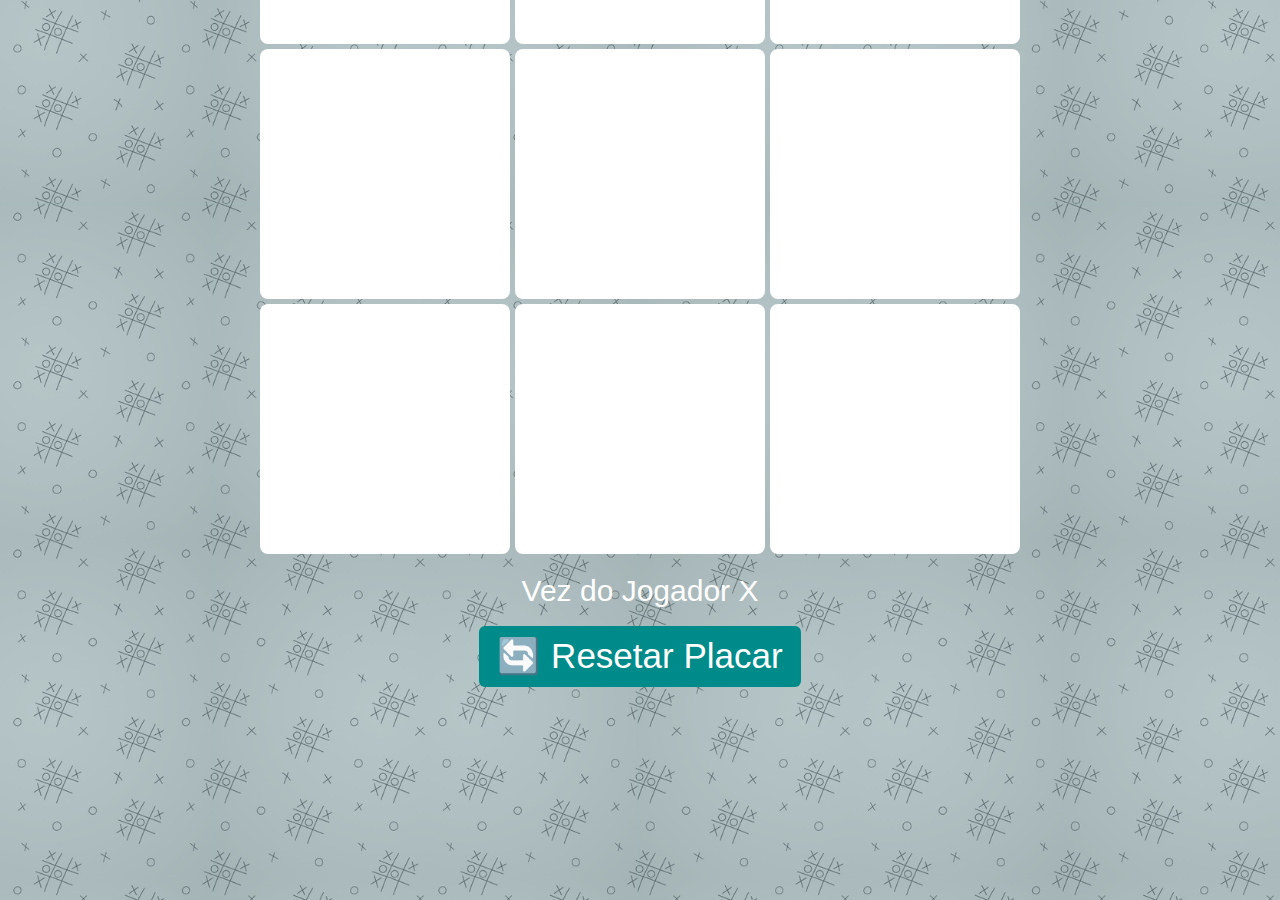
<file: jogos/jogodavelha/index.html>
<!DOCTYPE html>
<html lang="pt-BR">
  <head>
    <meta charset="UTF-8" />
    <title>Jogo da Velha</title>
    <link rel="stylesheet" href="style.css" />
  </head>
  <body>
    <header class="volta">
      <a href="/html/game.html">
        <svg
          class="volta-foto"
          xmlns="http://www.w3.org/3000/svg"
          width="16"
          height="16"
          fill="white"
          class="bi bi-arrow-left"
          viewBox="0 0 16 16"
        >
          <path
            fill-rule="evenodd"
            d="M15 8a.5.5 0 0 0-.5-.5H2.707l3.147-3.146a.5.5 0 1 0-.708-.708l-4 4a.5.5 0 0 0 0 .708l4 4a.5.5 0 0 0 .708-.708L2.707 8.5H14.5A.5.5 0 0 0 15 8"
          />
        </svg>
      </a>
    </header>

    <h1 class="titulo">Jogo da Velha</h1>
    <div id="scoreboard">
      <div class="player01">LUIZ ❌: <span id="scoreX">0</span></div>
      <hr />
      <div class="player02">MYLENA ⭕: <span id="scoreO">0</span></div>
    </div>

    <div id="board"></div>

    <div id="message">Vez do Jogador X</div>

    <button id="resetScore">🔄 Resetar Placar</button>
    <script src="script.js"></script>
  </body>
</html>
</file>
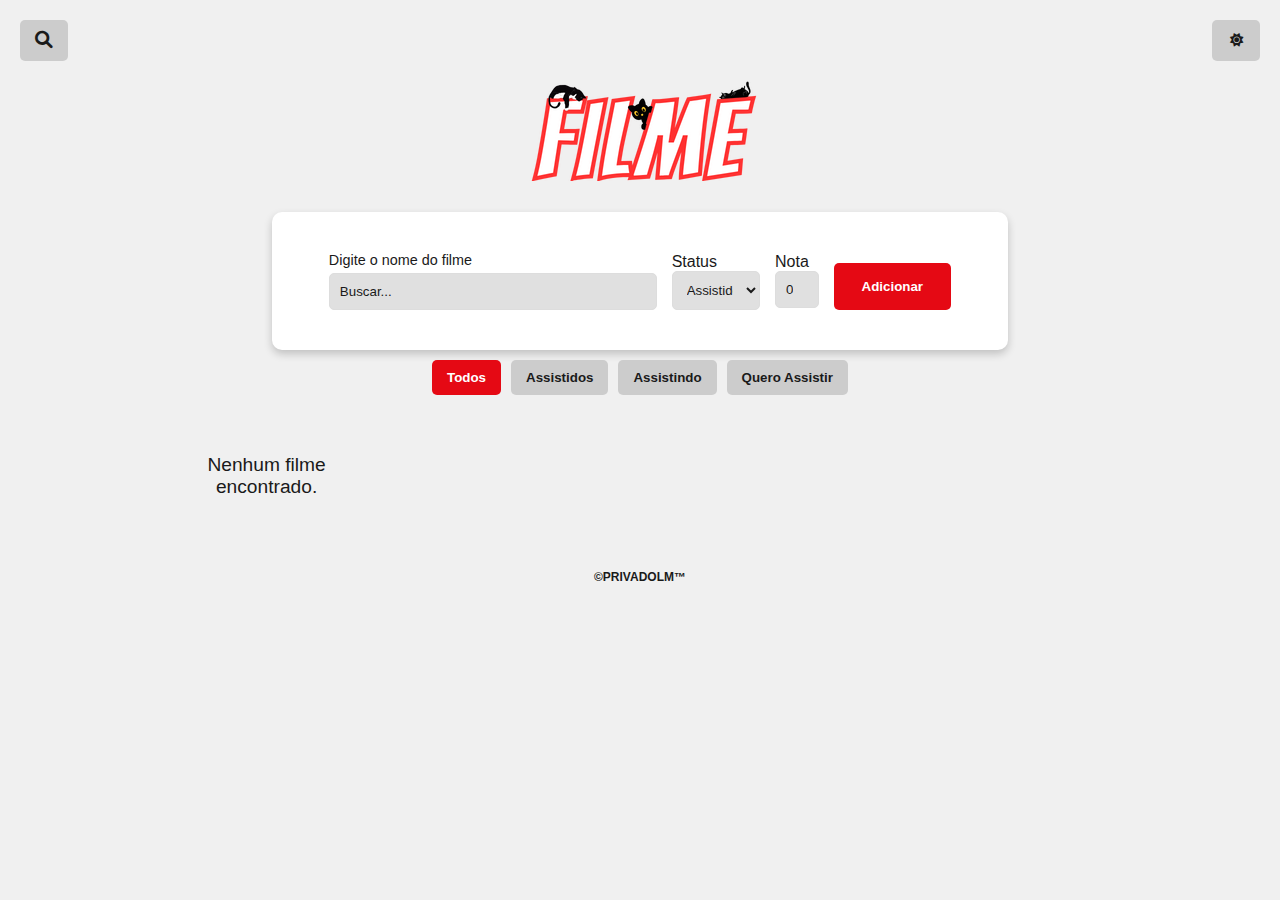
<file: html/filme.html>
<!DOCTYPE html>
<html lang="pt-BR">
  <head>
    <meta charset="UTF-8" />
    <meta name="viewport" content="width=device-width, initial-scale=1.0" />
    <title>Filme</title>
    <link
      rel="stylesheet"
      href="https://cdnjs.cloudflare.com/ajax/libs/font-awesome/6.0.0-beta3/css/all.min.css"
    />
    <link rel="stylesheet" href="/src/css/filme.css" />
  </head>
  <body>
    <header class="cabecalho">
      <div class="search-box">
        <button id="toggle-search">
          <i class="fa-solid fa-magnifying-glass"></i>
        </button>
        <div id="search-list-container" class="hidden">
          <input
            type="text"
            id="search-list-input"
            placeholder="Buscar na sua lista..."
          />
        </div>
      </div>

      <button id="dark-light-toggle" class="dark-light-toggle">
        <i id="mode-icon" class="fa-solid fa-sun"></i>
      </button>
    </header>

    <main>
      <div class="titulo">
        <img src="/src/img/itens/titulo-filme.png" alt="" />
      </div>

      <div class="container">
        <!-- <div class="header">
          <h1>Minha Lista de Filmes</h1>
        </div> -->

        <div class="control-panel">
          <div class="form-field form-select">
            <label for="name-input">Digite o nome do filme</label>
            <input type="text" id="name-input" placeholder="Buscar..." />
            <div id="movie-search-results"></div>
          </div>

          <div class="container_painel">
            <div class="form-field form-status">
              <label for="status-select">Status</label>
              <select id="status-select">
                <option value="assistido">Assistido</option>
                <option value="assistindo">Assistindo</option>
                <option value="proximo">Quero Assistir</option>
              </select>
            </div>
            <div class="form-field form-nota">
              <label for="rating-input">Nota</label>
              <input
                type="number"
                id="rating-input"
                min="1"
                max="5"
                value="0"
              />
            </div>
            <button id="add-button">Adicionar</button>
          </div>
        </div>

        <!--  -->
        <div class="filter-icon" id="filterIcon">
          <svg
            xmlns="http://www.w3.org/2000/svg"
            width="20"
            height="20"
            class="bi bi-funnel"
            viewBox="0 0 16 16"
          >
            <path
              d="M1.5 1.5A.5.5 0 0 1 2 1h12a.5.5 0 0 1 .5.5v2a.5.5 0 0 1-.128.334L10 8.692V13.5a.5.5 0 0 1-.342.474l-3 1A.5.5 0 0 1 6 14.5V8.692L1.628 3.834A.5.5 0 0 1 1.5 3.5zm1 .5v1.308l4.372 4.858A.5.5 0 0 1 7 8.5v5.306l2-.666V8.5a.5.5 0 0 1 .128-.334L13.5 3.308V2z"
            />
          </svg>
        </div>

        <!-- Dropdown -->
        <div class="dropdown" id="dropdown">
          <button class="filter-button active" data-filter="all">Todos</button>
          <button class="filter-button" data-filter="assistido">
            Assistidos
          </button>
          <button class="filter-button" data-filter="assistindo">
            Assistindo
          </button>
          <button class="filter-button" data-filter="proximo">
            Quero Assistir
          </button>
        </div>
        <!--  -->

        <!-- <div class="filter-buttons">
          <button class="filter-button active" data-filter="all">Todos</button>
          <button class="filter-button" data-filter="assistido">
            Assistidos
          </button>
          <button class="filter-button" data-filter="assistindo">
            Assistindo
          </button>
          <button class="filter-button" data-filter="proximo">
            Quero Assistir
          </button>
        </div> -->

        <div id="movie-grid" class="movie-grid"></div>
      </div>
    </main>

    <footer>
      <a
        href="https://www.canva.com/design/DAGzz8qI7Ew/VyhqHT-CjAWV1A_GHaKL-g/view?utm_content=DAGzz8qI7Ew&utm_campaign=designshare&utm_medium=link2&utm_source=uniquelinks&utlId=hb289cf084d"
      >
        <h2 class="rodape">©PRIVADOLM™</h2>
      </a>
    </footer>
    <script src="/src/js/filme.js"></script>
  </body>
</html>
</file>
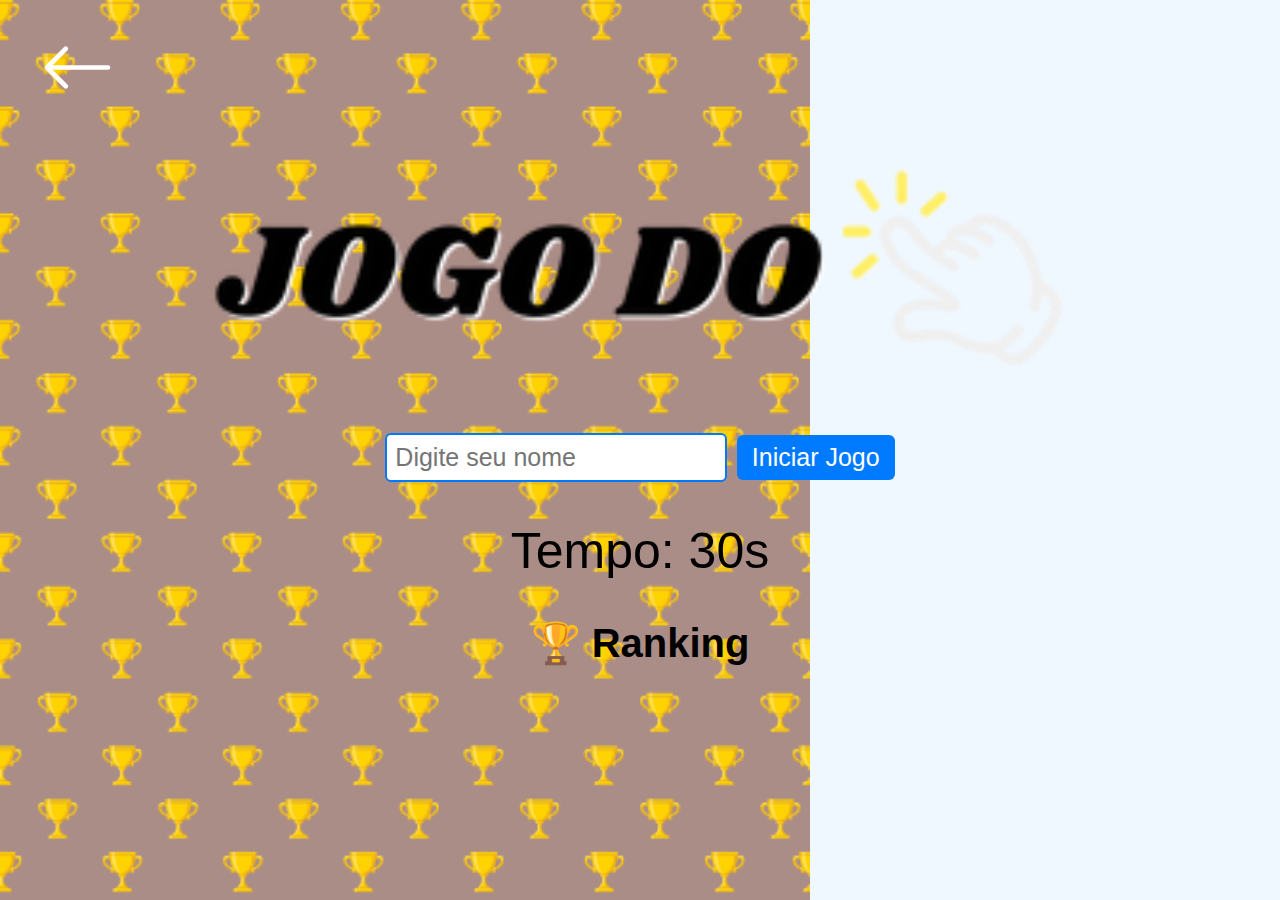
<file: jogos/clickquadrado/jogo.html>
<!DOCTYPE html>
<html lang="pt-BR">
  <head>
    <meta charset="UTF-8" />
    <title>Jogo com Ranking</title>
    <link rel="stylesheet" href="click.css" />
  </head>
  <body>
    <header class="volta">
      <a href="/html/game.html">
        <svg
          class="volta-foto"
          xmlns="http://www.w3.org/3000/svg"
          width="16"
          height="16"
          fill="white"
          class="bi bi-arrow-left"
          viewBox="0 0 16 16"
        >
          <path
            fill-rule="evenodd"
            d="M15 8a.5.5 0 0 0-.5-.5H2.707l3.147-3.146a.5.5 0 1 0-.708-.708l-4 4a.5.5 0 0 0 0 .708l4 4a.5.5 0 0 0 .708-.708L2.707 8.5H14.5A.5.5 0 0 0 15 8"
          />
        </svg>
      </a>
    </header>

    <!-- <h1 class="titulo">Jogo do Clique 👆</h1> -->
    <img class="titulo" src="titulo01.png" alt="" />

    <div id="menu" class="menu-game">
      <input type="text" id="playerName" placeholder="Digite seu nome" />
      <button id="startGame">Iniciar Jogo</button>
    </div>

    <p class="tempo-game">Tempo: <span id="time">30</span>s</p>
    <div id="game-area">
      <div id="target"></div>
    </div>

    <div id="scoreboard">
      <h2 class="trofeu">🏆 Ranking</h2>
      <ul id="rankingList" class="lista-ranking"></ul>
    </div>

    <script src="jogo.js"></script>
  </body>
</html>
</file>
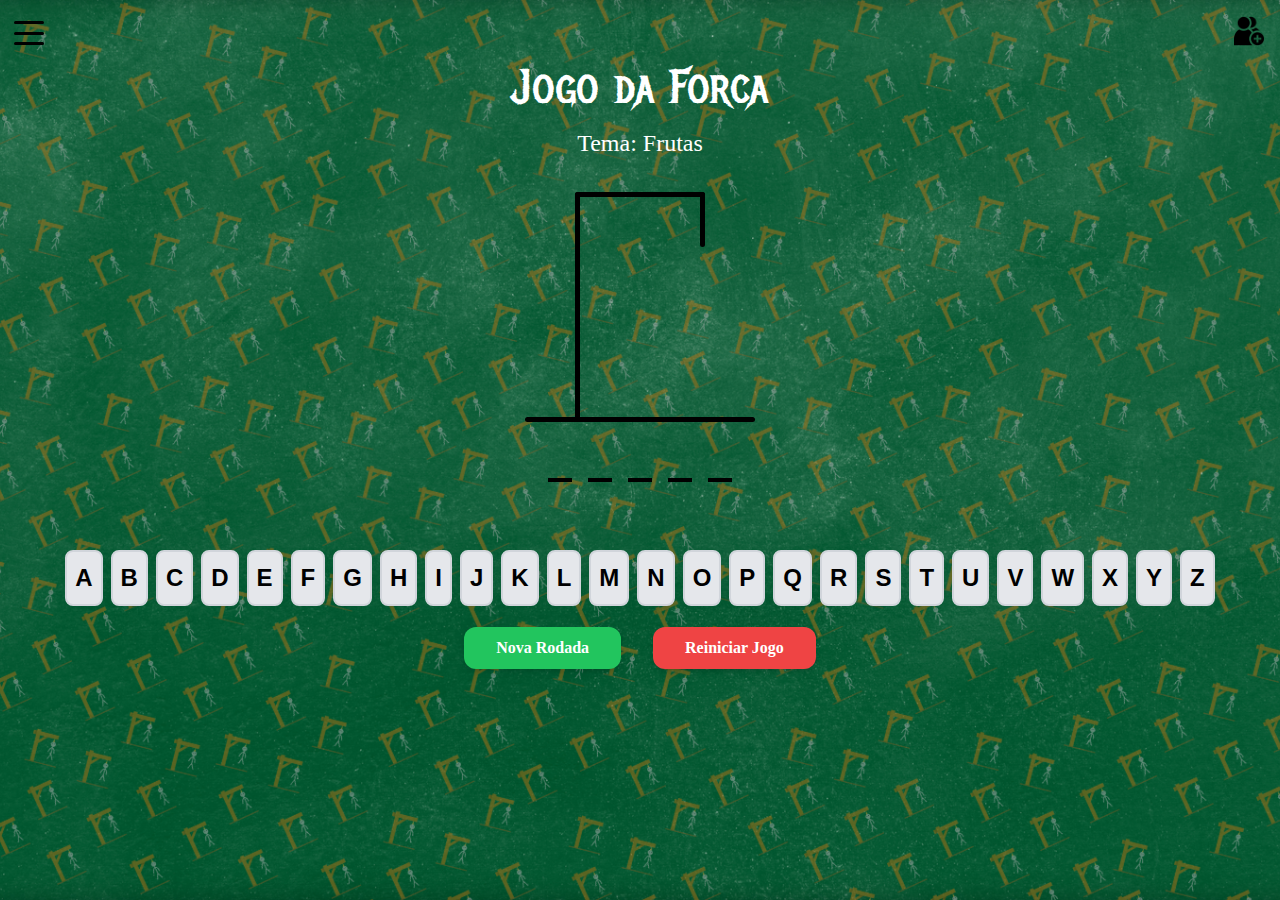
<file: jogos/jogo da forca/jogodaforca.html>
<!DOCTYPE html>
<html lang="pt-BR">
  <head>
    <meta charset="UTF-8" />
    <meta name="viewport" content="width=device-width, initial-scale=1.0" />
    <title>Jogo da Forca Multijogador</title>
    <link rel="stylesheet" href="style.css" />
  </head>
  <body>
    <div id="side-menu-overlay" class="side-menu-overlay"></div>
    <div id="side-menu" class="side-menu">
      <h2>Tema</h2>
      <div class="menu-itens">
        <div class="select-theme-section">
          <select id="theme-selector" class="theme-select">
            <option value="frutas">Frutas</option>
            <option value="animais">Animais</option>
            <option value="paises">Países</option>
            <option value="profissoes">Profissões</option>
            <option value="comidas">Comidas</option>
          </select>
        </div>

        <div class="sair">
          <a class="sair-link" href="/html/game.html">
            <svg
              xmlns="http://www.w3.org/2000/svg"
              width="28"
              height="28"
              fill="currentColor"
              class="bi bi-box-arrow-right"
              viewBox="0 0 16 16"
            >
              <path
                fill-rule="evenodd"
                d="M10 12.5a.5.5 0 0 1-.5.5h-8a.5.5 0 0 1-.5-.5v-9a.5.5 0 0 1 .5-.5h8a.5.5 0 0 1 .5.5v2a.5.5 0 0 0 1 0v-2A1.5 1.5 0 0 0 9.5 2h-8A1.5 1.5 0 0 0 0 3.5v9A1.5 1.5 0 0 0 1.5 14h8a1.5 1.5 0 0 0 1.5-1.5v-2a.5.5 0 0 0-1 0z"
              />
              <path
                fill-rule="evenodd"
                d="M15.854 8.354a.5.5 0 0 0 0-.708l-3-3a.5.5 0 0 0-.708.708L14.293 7.5H5.5a.5.5 0 0 0 0 1h8.793l-2.147 2.146a.5.5 0 0 0 .708.708z"
              />
            </svg>
            Logout
          </a>
        </div>
      </div>
    </div>

    <header>
      <div id="side-menu-overlay" class="side-menu-overlay"></div>
      <div id="side-menu" class="side-menu">
        <h2>Tema</h2>
        <div class="select-theme-section">
          <select id="theme-selector" class="theme-select">
            <option value="frutas">Frutas</option>
            <option value="animais">Animais</option>
            <option value="paises">Países</option>
            <option value="profissoes">Profissões</option>
            <option value="comidas">Comidas</option>
          </select>
        </div>
      </div>

      <div class="game-header">
        <button id="hamburger-btn" class="menu-hamburguer">
          <span class="linha"></span>
          <span class="linha"></span>
          <span class="linha"></span>
        </button>
        <div class="right-icons">
          <button
            id="add-player-btn"
            class="icon-btn"
            title="Adicionar Jogador"
          >
            <span class="add-profile" style="font-size: 0.8rem"
              ><img src="Add-Friend-Icon.png" alt=""
            /></span>
            <!-- <span style="font-size: 1.5rem">+</span> -->
          </button>
        </div>
      </div>
    </header>

    <main>
      <div class="container">
        <h1 class="titulo">Jogo da Forca</h1>
        <p id="selected-theme-display" class="theme-info"></p>

        <div id="score-board" class="score-board hidden"></div>

        <div class="gallows">
          <svg viewBox="0 0 200 200">
            <path d="M 10 190 H 190" class="gallows-part visible" />
            <path d="M 50 190 V 10" class="gallows-part visible" />
            <path d="M 50 10 H 150" class="gallows-part visible" />
            <path d="M 150 10 V 50" class="gallows-part visible" />

            <circle cx="150" cy="70" r="20" class="gallows-part" id="head" />
            <path d="M 150 90 V 140" class="gallows-part" id="torso" />
            <path d="M 150 100 L 120 130" class="gallows-part" id="left-arm" />
            <path d="M 150 100 L 180 130" class="gallows-part" id="right-arm" />
            <path d="M 150 140 L 120 170" class="gallows-part" id="left-leg" />
            <path d="M 150 140 L 180 170" class="gallows-part" id="right-leg" />
          </svg>
        </div>

        <div id="word-display" class="word-display"></div>

        <!-- <p id="loading-message" class="message hidden"></p> -->
        <div id="message" class="message"></div>

        <div id="keyboard" class="keyboard"></div>

        <div id="end-game-buttons" class="hidden">
          <button id="new-round-btn" class="btn btn-new-round">
            Nova Rodada
          </button>
          <button id="reset-game-btn" class="btn btn-reset">
            Reiniciar Jogo
          </button>
        </div>
      </div>
    </main>

    <script src="script.js"></script>
  </body>
</html>
</file>
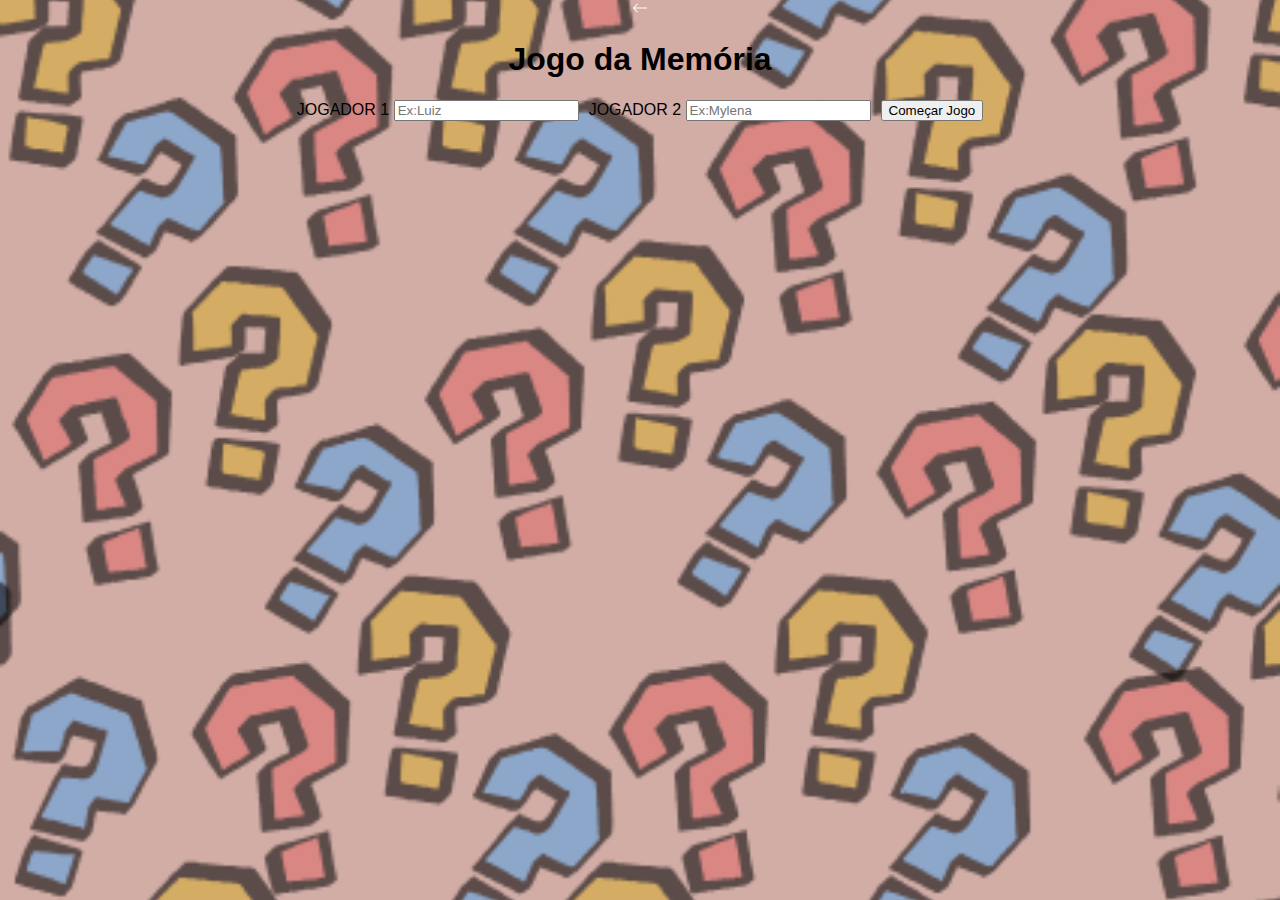
<file: jogos/jogo da memoria/memoria.html>
<!DOCTYPE html>
<html lang="pt-br">
  <head>
    <meta charset="UTF-8" />
    <meta name="viewport" content="width=device-width, initial-scale=1.0" />
    <title>Jogo da Memória</title>
    <link rel="stylesheet" href="memoria.css" />
  </head>
  <body>
    <header class="volta">
      <a href="/html/game.html">
        <svg
          class="volta-foto"
          xmlns="http://www.w3.org/3000/svg"
          width="16"
          height="16"
          fill="white"
          class="bi bi-arrow-left"
          viewBox="0 0 16 16"
        >
          <path
            fill-rule="evenodd"
            d="M15 8a.5.5 0 0 0-.5-.5H2.707l3.147-3.146a.5.5 0 1 0-.708-.708l-4 4a.5.5 0 0 0 0 .708l4 4a.5.5 0 0 0 .708-.708L2.707 8.5H14.5A.5.5 0 0 0 15 8"
          />
        </svg>
        <!-- <p class="volta-texto">Voltar</p> -->
      </a>
    </header>

    <h1>Jogo da Memória</h1>

    <div class="player-setup">
      <div class="player-setup-ly">
        <label for="player1-name">JOGADOR 1</label>
        <input type="text" id="player1-name" placeholder="Ex:Luiz" />
      </div>

      <div class="player-setup-ly">
        <label for="player2-name">JOGADOR 2</label>
        <input type="text" id="player2-name" placeholder="Ex:Mylena" />
      </div>
      <button class="iniciar-game" id="start-button">Começar Jogo</button>
    </div>

    <div class="game-container hidden">
      <div class="scoreboard">
        <div id="player1-score" class="score-card current-player">
          <span id="player1-name-display"></span>
          <span class="score">Pontos: <span id="player1-points">0</span></span>
        </div>
        <div id="player2-score" class="score-card">
          <span id="player2-name-display"></span>
          <span class="score">Pontos: <span id="player2-points">0</span></span>
        </div>
      </div>

      <div class="game-board" id="game-board"></div>

      <div class="message-container">
        <p id="message"></p>
        <button id="reset-button" class="hidden">Reiniciar Jogo</button>
      </div>
    </div>

    <script src="memoria.js"></script>
  </body>
</html>
</file>
<file: jogos/jogodavelha/style.css>
@import url("https://fonts.googleapis.com/css2?family=Jersey+15&display=swap");

/* font-family: "Jersey 15", sans-serif;
  font-weight: 400;
  font-style: normal; */

body {
  font-family: Arial, sans-serif;
  /* background: #111; */
  background-image: url("fundo-velha.png");
  color: #fff;
  display: flex;
  flex-direction: column;
  align-items: center;
  justify-content: center;
  height: 100vh;
  margin: 0;
}

.volta {
  display: flex;
  justify-content: flex-start;
  align-items: flex-start;
  /* position: fixed; */
  margin: -65% 90% 0 5%;
}

.volta-foto {
  width: 85px;
  height: 85px;
}

h1 {
  margin-bottom: 10px;

  color: white;
  /* font-size: 500em; */
  text-align: center;
  /* margin: 15% 0 0 0; */
  font-size: 7em;
  padding: 20px;
  text-shadow: 3px 2px #999;
  font-family: "Franklin Gothic Medium", "Arial Narrow", Arial, sans-serif;
  text-transform: uppercase;
}

#scoreboard {
  display: flex;
  gap: 60px;
  margin-bottom: 20px;
  font-size: 40px;
}

.player01,
.player02 {
  font-family: "Jersey 15", sans-serif;
  font-weight: 100;
}

hr {
  border: 0;
  background-color: #fff;
  height: 50px;
  width: 5px;
  margin: 0;
}

#board {
  display: grid;
  grid-template-columns: repeat(3, 250px);
  grid-template-rows: repeat(3, 250px);
  gap: 5px;
}

.cell {
  width: 250px;
  height: 250px;
  background: #fff;
  display: flex;
  align-items: center;
  justify-content: center;
  font-size: 80px;
  cursor: pointer;
  border-radius: 8px;
  transition: background 0.3s;
}

.cell:hover {
  background: #d9d9d9;
}

#message {
  margin-top: 20px;
  font-size: 30px;
}

#resetScore {
  margin-top: 18px;
  padding: 10px 18px;
  font-size: 35px;
  border: none;
  border-radius: 6px;
  cursor: pointer;
  background: #008b8b;
  color: white;
  transition: background 0.3s;
}

/* #resetScore:hover {
  background: #009f9f;
} */
@media (max-width: 425px) {
  h1 {
    font-size: 58px; /* Aumentado */
    margin-bottom: 8px; /* Ajustado */
  }

  #scoreboard {
    flex-direction: column;
    gap: 12px; /* Aumentado */
    margin-bottom: 18px; /* Aumentado */
    font-size: 18px; /* Aumentado */
  }

  #board {
    /* Tentando deixar um pouco maior, mas ainda cabendo */
    grid-template-columns: repeat(3, 90px); /* Aumentado de 80px para 90px */
    grid-template-rows: repeat(3, 90px); /* Aumentado de 80px para 90px */
    gap: 5px; /* Manter o gap original ou ligeiramente maior */
  }

  .cell {
    width: 90px; /* Aumentado */
    height: 90px; /* Aumentado */
    font-size: 36px; /* Aumentado */
  }

  #message {
    margin-top: 18px; /* Aumentado */
    font-size: 17px; /* Aumentado */
  }

  #resetScore {
    margin-top: 12px; /* Aumentado */
    padding: 7px 14px; /* Aumentado */
    font-size: 15px; /* Aumentado */
  }
}
</file>
<file: src/css/filme.css>
:root {
  --bg: #1a1a1a;
  --card-bg: #2b2b2b;
  --input-bg: #333;
  --text-color: #fff;
  --accent-color: #e50914;
  --button-bg: #555;
  --hover-bg: #666;
  --border-color: #444;
  --button-text-color: #fff;
}

body.light-mode {
  --bg: #f0f0f0;
  --card-bg: #fff;
  --input-bg: #e0e0e0;
  --text-color: #1a1a1a;
  --accent-color: #e50914;
  --button-bg: #ccc;
  --hover-bg: #bbb;
  --border-color: #ddd;
  --button-text-color: #1a1a1a;
}

body {
  margin: 0;
  font-family: -apple-system, BlinkMacSystemFont, "Segoe UI", Roboto, Helvetica,
    Arial, sans-serif;
  background-color: var(--bg);
  color: var(--text-color);
  padding: 20px;
  transition: background-color 0.3s, color 0.3s;
  /* border: 1px solid blue; */
}

* {
  box-sizing: border-box;
}

a {
  text-decoration: none;
}

.filter-icon {
  display: none;
}

.dropdown {
  margin: 10px 0;
}

.rodape {
  display: flex;
  justify-content: center;
  margin-bottom: 0.5rem;
  margin-top: 1rem;
  font-size: 12px;
  color: var(--text-color);
}

.cabecalho {
  display: flex;
  margin: 0;
  justify-content: space-between;
}

.titulo {
  display: flex;
  justify-content: center;
  margin-bottom: 1.5rem;
}

.container {
  /* max-width: 500px; */
  margin: 0 auto;
  padding: 7px;
  display: flex;
  flex-direction: column;
  align-items: center;
  justify-content: center;
}

.header {
  display: flex;
  justify-content: space-between;
  align-items: center;
  margin-bottom: 20px;
}

h1 {
  font-size: 2em;
  margin: 0;
}

.dark-light-toggle {
  /* padding: 8px 12px; */
  width: 47.61px;
  height: 41px;
  background-color: var(--button-bg);
  color: var(--button-text-color);
  border: none;
  border-radius: 5px;
  cursor: pointer;
  transition: background-color 0.3s;
}

.dark-light-toggle:hover {
  background-color: var(--hover-bg);
}

.control-panel {
  display: flex;
  background-color: var(--card-bg);
  padding: 40px;
  border-radius: 10px;
  /* margin-bottom: 20px; */
  box-shadow: 0 4px 8px rgba(0, 0, 0, 0.2);
  /* display: grid; */
  /* grid-template-columns: 1fr 1fr 1fr 120px; */
  gap: 15px;
  align-items: center;
  width: 40%;
  justify-content: center;
  align-content: center;
}

.container_painel {
  display: flex;
  gap: 15px;
}

.control-panel .form-field {
  display: flex;
  flex-direction: column;
}

.control-panel .form-field .fo label {
  font-size: 0.9em;
  margin-bottom: 5px;
  color: var(--text-color);
}

.control-panel input,
.control-panel select {
  width: 100%;
  padding: 10px;
  border-radius: 5px;
  border: 1px solid var(--border-color);
  background-color: var(--input-bg);
  color: var(--text-color);
  transition: border-color 0.3s;
}

.control-panel input::placeholder {
  color: var(--muted);
}

.form-select {
  display: flex;
  flex-direction: column;
  width: 50%;
}

.form-select label {
  font-size: 0.9em;
  margin-bottom: 5px;
  color: var(--text-color);
}

.control-panel #add-button {
  width: 60%;
  padding: 12px 0;
  border: none;
  border-radius: 5px;
  background-color: var(--accent-color);
  color: white;
  font-weight: bold;
  cursor: pointer;
  transition: background-color 0.3s;
  margin-top: 10px;
}

.control-panel #add-button:hover {
  background-color: #c00c14;
}

.search-box {
  display: flex;
  align-items: center;
  gap: 10px;
  margin-bottom: 20px;
}

#toggle-search {
  background-color: var(--button-bg);
  color: var(--button-text-color);
  border: none;
  padding: 10px 15px;
  border-radius: 5px;
  cursor: pointer;
  font-size: 1.1em;
  transition: background-color 0.3s;
}

#toggle-search:hover {
  background-color: var(--hover-bg);
}

#search-list-container {
  flex-grow: 1;
  transition: opacity 0.3s ease-in-out, transform 0.3s ease-in-out;
}

#search-list-container.hidden {
  opacity: 0;
  transform: translateX(-10px);
  pointer-events: none;
}

#search-list-container.visible {
  opacity: 1;
  transform: translateX(0);
  pointer-events: auto;
}

#search-list-input {
  width: 100%;
  background-color: var(--input-bg);
  border: 1px solid var(--border-color);
  color: var(--text-color);
  padding: 10px;
  border-radius: 5px;
  font-size: 1em;
}

#search-list-input::placeholder {
  color: var(--muted);
}

.filter-buttons {
  display: flex;
  justify-content: center;
  gap: 10px;
  margin: 20px 0;
  overflow-x: auto;
  white-space: nowrap;
  -webkit-overflow-scrolling: touch;
}

.filter-buttons::-webkit-scrollbar {
  display: none;
}

.filter-button {
  padding: 10px 15px;
  border: none;
  background-color: var(--button-bg);
  color: var(--button-text-color);
  border-radius: 5px;
  cursor: pointer;
  font-weight: bold;
  transition: background-color 0.3s;
  flex-shrink: 0;
}

.filter-button:hover,
.filter-button.active {
  background-color: var(--accent-color);
  color: white;
}

.movie-grid {
  display: grid;
  grid-template-columns: repeat(auto-fill, minmax(200px, 1fr));
  gap: 15px;
  width: 60%;
  align-items: center;
  justify-content: center;
  /* background-color: blue; */
}

.movie-card {
  background-color: var(--card-bg);
  border-radius: 10px;
  overflow: hidden;
  box-shadow: 0 4px 8px rgba(0, 0, 0, 0.2);
  display: flex;
  flex-direction: column;
  align-items: center;
  padding: 15px;
}

.movie-card img {
  width: 100%;
  height: auto;
  border-radius: 5px;
  margin-bottom: 10px;
}

.movie-info {
  text-align: center;
  width: 100%;
}

.movie-info h3 {
  margin: 5px 0;
  font-size: 1.1em;
  white-space: nowrap;
  overflow: hidden;
  text-overflow: ellipsis;
}

.movie-info p {
  margin: 2px 0;
  font-size: 0.9em;
  color: var(--muted);
}

.movie-rating {
  color: gold;
  font-size: 1.2em;
  margin: 5px 0;
}

.movie-controls {
  margin-top: 10px;
  display: flex;
  flex-direction: column;
  gap: 10px;
  width: 100%;
}

.movie-controls select,
.movie-controls input[type="number"] {
  background-color: var(--input-bg);
  color: var(--text-color);
  border: 1px solid var(--border-color);
  padding: 8px;
  border-radius: 5px;
  width: 100%;
}

.movie-controls .button-group {
  display: flex;
  gap: 5px;
  margin-left: -3px;
}

.movie-controls .button-group button {
  flex-grow: 1;
  padding: 8px;
  border: none;
  border-radius: 5px;
  cursor: pointer;
}

.movie-controls .edit-button {
  background-color: #007bff;
  color: white;
}

.movie-controls .edit-button:hover {
  background-color: #0056b3;
}

.movie-controls .remove-button {
  background-color: var(--accent-color);
  color: white;
}

.movie-controls .remove-button:hover {
  background-color: #c00c14;
}

#movie-search-results {
  position: absolute;
  width: 250px;
  background-color: var(--card-bg);
  border: 1px solid var(--border-color);
  border-radius: 5px;
  box-shadow: 0 4px 8px rgba(0, 0, 0, 0.2);
  z-index: 100;
  max-height: 300px;
  overflow-y: auto;
  display: none;
}

.search-result-item {
  padding: 10px;
  cursor: pointer;
  display: flex;
  align-items: center;
  gap: 10px;
  transition: background-color 0.2s;
}

.search-result-item:hover {
  background-color: var(--hover-bg);
}

.search-result-item img {
  width: 40px;
  height: 60px;
  object-fit: cover;
}

.search-result-item span {
  font-size: 0.9em;
}

.no-movies-message {
  text-align: center;
  padding: 30px;
  font-size: 1.2em;
  color: var(--muted);
}

/* --- Estilos para responsividade --- */
@media (max-width: 768px) {
  body {
    padding: 10px;
    margin: 6px;
  }

  .form-status {
    width: 80%;
  }

  h1 {
    font-size: 1.5em;
  }

  .control-panel {
    /* grid-template-columns: 1fr; */
    gap: 10px;
    display: flex;
    width: 100%;
    flex-direction: column;
    padding: 30px;
    margin: 0 -6px;
  }

  .form-select {
    width: 100%;
  }

  .form-nota {
    width: 40%;
  }

  #add-button {
    margin-top: px;
  }

  /* .filter-buttons {
    flex-wrap: nowrap;
    overflow-x: auto;
    -webkit-overflow-scrolling: touch;
  } */

  /* Ícone fixo */
  .filter-icon {
    margin: 10px;
    margin-left: 90%;
    font-size: 22px;
    /* cursor: pointer; */
    background: #e50914;
    padding: 12px 6px;
    border-radius: 50%;
    /* position: fixed; */
    /* top: 20px; */
    /* right: 20px; */
    /* z-index: 1001; */
    /* transition: 0.3s; */
    color: #fff;
    fill: var(--bg);
    width: 41px;
    align-items: center;
    justify-content: center;
    display: flex;
  }

  .filter-icon svg {
    fill: var(--text-color);
  }

  .filter-icon:hover {
    background: #b20710;
  }

  /* Dropdown escondido */
  .dropdown {
    /* margin: -48px 0 9px 26%; */
    position: absolute;
    background: #222;
    border-radius: 10px;
    box-shadow: 0 4px 10px rgba(0, 0, 0, 0.5);
    width: 180px;
    padding: 10px;
    display: none;
    flex-direction: column;
    gap: 8px;
    z-index: 1000;
    top: 47%;
    left: 40%;
  }

  .dropdown.open {
    display: flex;
  }

  .filter-button {
    padding: 8px;
    border: none;
    border-radius: 6px;
    cursor: pointer;
    background: #333;
    color: #fff;
    font-size: 14px;
    transition: 0.3s;
  }

  .filter-button.active,
  .filter-button:hover {
    background: #e50914;
  }

  .movie-grid {
    grid-template-columns: repeat(auto-fill, minmax(150px, 1fr));
    gap: 15px;
    width: 100%;
    /* margin-top: 1rem; */
  }

  .movie-card {
    padding: 10px;
  }

  .container_painel {
    display: flex;
    /* flex-direction: column; */
    gap: 15px;
    width: 100%;
  }

  #mode-icon {
    transition: transform 0.4s ease, opacity 0.4s ease;
    font-size: 1.2em;
  }

  #mode-icon.animate {
    transform: rotate(180deg);
    opacity: 0.5;
  }
}

@media (min-width: 1024px) {
  .control-panel {
    width: 60%;
  }

  .dropdown {
    display: flex;
    gap: 10px;
  }

  .movie-grid {
    display: grid;
    grid-template-columns: repeat(auto-fill, minmax(200px, 1fr));
    gap: 15px;
    width: 80%;
    align-items: center;
    justify-content: center;
  }
}
</file>
<file: jogos/clickquadrado/click.css>
body {
  font-family: Arial, sans-serif;
  text-align: center;
  background: #f0f8ff;
  margin: 0;
  padding: 20px;
  background-image: url("taça.png");
  background-repeat: no-repeat;
  background-size: 90vh;
  /* background-position: center; */
}

.volta {
  display: flex;
  justify-content: flex-start;
  align-items: flex-start;
  /* position: fixed; */
  margin: 10px 0 0 20px;
}

.volta-foto {
  width: 75px;
  height: 75px;
}

.titulo {
  font-size: 75px;
  width: 70%;
  height: 70%;
  /* background-color: rgb(255, 255, 255, 0.2); */
}

.menu-game input,
button {
  font-size: 25px;
}

.tempo-game {
  font-size: 50px;
  margin: 40px 0;
}

.trofeu {
  font-size: 40px;
}

.lista-ranking {
  font-size: 35px;
}

#menu {
  margin-bottom: 20px;
}

#playerName {
  padding: 8px;
  border: 2px solid #007bff;
  border-radius: 6px;
}

#startGame {
  padding: 8px 15px;
  margin-left: 5px;
  border: none;
  background: #007bff;
  color: #fff;
  border-radius: 6px;
  cursor: pointer;
}

#game-area {
  position: relative;
  width: 850px;
  height: 700px;
  margin: 20px auto;
  border: 3px solid #007bff;
  background: #e6f0ff;
  overflow: hidden;
  border-radius: 10px;
  display: none;
}

#target {
  position: absolute;
  width: 70px;
  height: 70px;
  background: #ff4d6d;
  border-radius: 8px;
  cursor: pointer;
  transition: 0.1s;
}

#scoreboard {
  margin-top: 20px;
  text-align: center;
}

#rankingList {
  list-style: none;
  padding: 0;
}

#rankingList li {
  padding: 16px;
  margin: 4px auto;
  width: 65%;
  background: #fff;
  border-radius: 8px;
  border: 1px solid #ccc;
}

/* 📱 Responsividade */
@media (max-width: 425px) {
  #game-area {
    width: 90%;
    height: 50vh;
  }

  #target {
    width: 70px;
    height: 70px;
  }
}
</file>
<file: jogos/jogo da forca/style.css>
@import url("https://fonts.googleapis.com/css2?family=Metal+Mania&display=swap");
/*
  font-family: "Metal Mania", system-ui;
  font-weight: 400;
  font-style: normal;
 */
@import url("https://fonts.com/css2?family=Inter:wght@400;700&display=swap");

:root {
  --primary-color: #3b82f6;
  --secondary-color: #1d4ed8;
  --background-color: #e5e7eb;
  --text-color: #000;
  --success-color: #22c55e;
  --danger-color: #ef4444;
  --card-bg: #ffffff;
  --warning-color: #f59e0b;
}

body {
  background-image: url("fundo-desktop.png");
  background-repeat: no-repeat;
  background-size: cover;
  background-position: center;
  background-attachment: fixed; /* Opcional */
}

* {
  font-family: cursive;
}

.key {
  font-family: Arial, Helvetica, sans-serif;
}

/* ------------------------------------------------ */
.menu-hamburguer {
  /* position: fixed; A chave para mantê-lo na tela */
  top: 20px;
  right: 20px;
  background: none;
  border: none;
  cursor: pointer;
  padding: 0;
  z-index: 1000; /* Garante que o botão fique acima de tudo */
  display: flex;
  flex-direction: column;
  justify-content: space-between;
  width: 30px;
  height: 24px;
}

.linha {
  display: block;
  width: 100%;
  height: 3px;
  background-color: black;
  border-radius: 5px;
  /* Transição suave para a animação */
  transition: transform 0.3s ease-in-out, opacity 0.3s ease-in-out;
}

/* 3. Estilos da transição para "X" com a classe 'aberto' */
.menu-hamburguer.aberto .linha:nth-child(1) {
  transform: translateY(10.5px) rotate(45deg);
}

.menu-hamburguer.aberto .linha:nth-child(2) {
  opacity: 0;
}

.menu-hamburguer.aberto .linha:nth-child(3) {
  transform: translateY(-10.5px) rotate(-45deg);
}
/* ------------------------------------------------ */

/* Estilização para o ícone de perfil */
.add-profile img {
  width: 30px; /* Ajuste o tamanho da imagem do ícone */
  height: 30px;
}

.container {
  /* background-color: var(--card-bg); */
  /* padding: 2rem; */
  /* border-radius: 1.5rem; */
  /* box-shadow: 0 10px 15px -3px rgba(0, 0, 0, 0.1),
    0 4px 6px -2px rgba(0, 0, 0, 0.05);
  max-width: 900px; */
  width: 100%;
  text-align: center;
  display: flex;
  flex-direction: column;
  gap: 0.8rem;
  position: relative;
  justify-content: center;
}

@media (min-width: 768px) {
  .container {
    flex-direction: column;
    text-align: center;
  }
}

h1 {
  font-size: 2rem;
  font-weight: 700;
  color: var(--primary-color);
  margin-bottom: 1rem;
}

@media (max-width: 425px) {
  h1 {
    font-size: 1.5rem;
  }
}

.game-section {
  display: flex;
  flex-direction: column;
  align-items: center;
  flex: 1;
}

.hidden {
  display: none;
}

.theme-info {
  font-size: 1.4rem;
  font-weight: 700;
  margin-bottom: 1rem;
}

.gallows {
  height: 250px;
  /* margin-bottom: 1rem; */
}

.gallows svg {
  width: 100%;
  height: 100%;
  stroke: var(--text-color);
  stroke-width: 4;
  fill: none;
  stroke-linecap: round;
}

.gallows .gallows-part {
  opacity: 0;
  transition: opacity 0.5s ease;
}

.gallows .gallows-part.visible {
  opacity: 1;
}

.word-display {
  font-size: 2.5rem;
  letter-spacing: 0.5rem;
  margin-bottom: 1.5rem;
  font-weight: 700;
}

@media (max-width: 425px) {
  .word-display {
    font-size: 2rem;
    letter-spacing: 0.3rem;
  }
}

.word-display .letter-placeholder {
  border-bottom: 4px solid var(--text-color);
  margin: 0 0.5rem;
  display: inline-block;
  min-width: 1.5rem;
  text-align: center;
}

.word-display .letter {
  text-transform: uppercase;
}
.word-display .word-break {
  border-bottom: none;
  min-width: 0.5rem;
  margin: 0 0.2rem;
}

.message {
  font-size: 1.25rem;
  font-weight: 700;
  margin-bottom: 1rem;
  min-height: 1.5rem;
}

.message.win {
  color: var(--success-color);
}

.message.lose {
  color: var(--danger-color);
}

.message.error {
  color: var(--danger-color);
}

.keyboard {
  display: grid;
  grid-template-columns: repeat(auto-fit, minmax(35px, 1fr));
  gap: 0.5rem;
  width: 100%;
  /* margin-top: 1rem; */
  align-self: center;
}

.key {
  padding: 0.75rem 0.5rem;
  font-size: 1.5rem;
  font-weight: 700;
  background-color: #e5e7eb;
  border: 2px solid #d1d5db;
  border-radius: 0.5rem;
  cursor: pointer;
  transition: background-color 0.2s ease;
  text-transform: uppercase;
}

.key:hover:not(.disabled) {
  background-color: #d1d5db;
}

.key.disabled {
  background-color: #9ca3af;
  color: #4b5563;
  cursor: not-allowed;
}

.btn {
  padding: 0.75rem 2rem;
  font-size: 1rem;
  font-weight: 700;
  border: none;
  border-radius: 0.75rem;
  cursor: pointer;
  transition: background-color 0.3s ease, transform 0.1s ease;
  box-shadow: 0 4px 6px -1px rgba(0, 0, 0, 0.1),
    0 2px 4px -1px rgba(0, 0, 0, 0.06);
}

.btn:hover {
  transform: translateY(-2px);
}

.btn-new-round {
  background-color: var(--success-color);
  color: white;
}

.btn-new-round:hover {
  background-color: #15803d;
}

.btn-reset {
  background-color: var(--danger-color);
  color: white;
}

.btn-reset:hover {
  background-color: #dc2626;
}

.score-board {
  display: flex;
  justify-content: center;
  gap: 1rem;
  /* margin-bottom: 1.5rem; */
  flex-wrap: wrap;
}

.player-score {
  font-size: 1rem;
  font-weight: 700;
  /* background-color: var(--background-color); */
  background-image: url("fundo-botao.png");
  padding: 0.5rem 1rem;
  border-radius: 0.5rem;
  border: 2px solid transparent;
  min-width: 100px;
  text-transform: uppercase;
  font-family: "Franklin Gothic Medium", "Arial Narrow", Arial, sans-serif;
  letter-spacing: 2px;
  color: white;
  border-color: var(--warning-color);
}

.player-score.current-player {
  border-color: var(--warning-color);
}

.icon-btn {
  background: none;
  border: none;
  cursor: pointer;
  padding: 0;
}

/* Novo CSS para o layout da imagem */
.game-header {
  display: flex;
  justify-content: space-between;
  align-items: center;
  width: 100%;
  /* position: absolute; */
  top: 2rem;
  left: 0;
  /* padding: 0 2rem; */
  /* box-sizing: border-box; */
}

.game-header .icon-btn {
  font-size: 1rem;
  padding: 0.5rem;
  border-radius: 50%;
  /* background-color: var(--background-color); */
}

.game-header .right-icons {
  display: flex;
  align-items: center;
  gap: 1rem;
}

.game-header .hamburger {
  font-size: 2rem;
}

.game-section > h1 {
  margin-top: 2rem;
  margin-bottom: 1rem;
}

.side-menu {
  position: absolute;
  top: 0;
  left: -300px;
  width: 250px;
  height: 100%;
  background-color: var(--card-bg);
  box-shadow: 2px 0 5px rgba(0, 0, 0, 0.1);
  transition: left 0.3s ease;
  padding: 2rem 1rem;
  box-sizing: border-box;
  z-index: 100;
}

.side-menu.open {
  left: 0;
}

.side-menu h2 {
  margin-top: 0;
}

.side-menu-overlay {
  position: fixed;
  top: 0;
  left: 0;
  width: 100%;
  height: 100%;
  background: rgba(0, 0, 0, 0.5);
  z-index: 99;
  display: none;
}

.side-menu-overlay.visible {
  display: block;
}

.select-theme-section {
  display: flex;
  flex-direction: column;
  align-items: flex-start;
  gap: 0.5rem;
}

.theme-select {
  width: 100%;
  padding: 0.75rem 1rem;
  font-size: 1rem;
  border: 2px solid var(--primary-color);
  border-radius: 0.75rem;
  background-color: #f3f4f6;
  cursor: pointer;
}

@media (min-width: 360px) {
  header {
    /* background-color: #fff;
    padding: 15px 20px;
    box-shadow: 0 2px 5px rgba(0, 0, 0, 0.1); */
    text-align: center; /* Centraliza o título e a linha do tema */
  }

  /* Container principal dos ícones */
  .game-header {
    display: flex; /* Habilita Flexbox */
    justify-content: space-between; /* Empurra os itens para as extremidades */
    align-items: center; /* Alinha os itens verticalmente no centro */
    padding: 0 6px;
  }

  /* Estilo geral para os botões de ícone */
  .icon-btn {
    background-color: transparent;
    border: none;
    cursor: pointer;
    padding: 0;
    display: flex;
    align-items: center;
  }

  /* Estilização para o ícone de hambúrguer */
  #hamburger-btn .hamburger {
    font-size: 1.2rem;
    color: #333;
  }

  /* Estilização para o ícone de perfil */
  .add-profile img {
    width: 30px; /* Ajuste o tamanho da imagem do ícone */
    height: 30px;
  }

  .icon-btn {
    margin: 0 6px 0 0;
  }

  /* Estilização para o título do jogo */
  .titulo {
    font-family: "Metal Mania", system-ui;
    font-weight: 400;
    /* font-style: normal; */
    font-weight: 400;
    margin: 0;
    font-size: 3rem;
    color: white;
  }

  /* Estilização para a informação do tema */
  .theme-info {
    font-family: cursive;
    font-weight: 200;
    margin: 0;
    font-size: 1.5rem;
    color: white;
  }

  .message {
    margin: 0;
  }

  .keyboard {
    display: flex;
    flex-wrap: wrap;
    justify-content: center;
    column-gap: 8px;
    margin: 0.5rem;
  }

  .word-display {
    margin: 0;
  }

  .hidden {
    display: flex;
    flex-direction: row;
    justify-content: center;
    align-items: center;
    gap: 2rem;
  }

  .side-menu h2 {
    display: flex;
    margin-top: -0.8rem;
    justify-content: center;
    font-family: cursive;
    font-weight: 400;
    text-transform: uppercase;
  }

  .menu-itens {
    display: flex;
    flex-direction: column;
    gap: 44rem;
    height: 819px;
  }

  .sair {
    display: block;
    align-content: flex-end;
    padding: 10px 15px;
    /* background-color: #22c55e; */
    margin: 0;
  }

  .sair-link {
    display: flex;
    align-items: center;
    font-size: 20px;
    gap: 6px;
    text-decoration: none;
    color: var(--text-color);
    font-family: "Franklin Gothic Medium", "Arial Narrow", Arial, sans-serif;
  }
}
</file>
<file: jogos/jogo da memoria/memoria.css>
@import url("https://fonts.googleapis.com/css2?family=Mouse+Memoirs&display=swap");

body {
  background-image: url("fundomemoria.png") !important;
  background-repeat: no-repeat;
  font-family: Arial, sans-serif;
  display: flex;
  flex-direction: column;
  align-items: center;
  /* background-color: #f0f0f0; */
  margin: 0;
  padding: 0;
  min-height: 100vh; /* garante que o body ocupe 100% da altura da tela*/
  background-size: cover; /* faz a imagem cobrir toda a tela */
  background-position: center; /* centraliza a imagem */
  background-repeat: no-repeat; /* evita que a imagem se repita */
}

.player-setup {
  display: flex;
  gap: 10px;
  align-items: center;
  margin-bottom: 20px;
}

.game-container.hidden,
.hidden {
  display: none;
}

.scoreboard {
  display: flex;
  justify-content: space-around;
  width: 100%;
  max-width: 500px;
  margin-bottom: 20px;
}

.score-card {
  background-color: #e0e0e0;
  padding: 10px 20px;
  border-radius: 8px;
  text-align: center;
  border: 2px solid transparent;
}

.score-card.current-player {
  border-color: #4a90e2;
  background-color: #d0e0f0;
}

.score-card span {
  display: flex;
  font-weight: bold;
  justify-content: center;
}

.game-board {
  display: grid;
  /* Usa unidades fracionárias para que o grid ocupe o espaço disponível */
  grid-template-columns: repeat(4, 1fr);
  grid-gap: 10px;
  perspective: 1000px;
  width: 100%;
  max-width: 440px; /* Limita a largura máxima para telas maiores */
}

.card {
  /* Usa uma unidade relativa (vw) para o tamanho das cartas */
  width: 21vw;
  height: 21vw;
  max-width: 100px; /* Limita o tamanho máximo da carta */
  max-height: 100px;
  position: relative;
  transform-style: preserve-3d;
  transition: transform 0.5s;
  cursor: pointer;
}

.card.flipped {
  transform: rotateY(180deg);
}

.card .card-face {
  width: 100%;
  height: 100%;
  position: absolute;
  backface-visibility: hidden;
  display: flex;
  align-items: center;
  justify-content: center;
  border-radius: 8px;
  font-size: 32px;
}

.card .card-back {
  background-color: #4a90e2;
}

.card .card-front {
  background-color: #fff;
  transform: rotateY(180deg);
}

.card .card-front img {
  max-width: 100%;
  max-height: 100%;
  object-fit: contain;
}

.card.matched .card-front,
.card.matched .card-back {
  border: 2px solid #2ecc71;
}

.message-container {
  margin-top: 20px;
  text-align: center;
}

.message-container p {
  font-size: 18px;
  color: #555;
}

#reset-button {
  margin-top: 10px;
  padding: 10px 20px;
  font-size: 16px;
  background-color: #2c3e50;
  color: white;
  border: none;
  border-radius: 5px;
  cursor: pointer;
}

/* --- Media Query para Smartphones --- */
@media (max-width: 600px) {
  body {
    background-image: url("/fundo-novo\ \(2\).png");
  }

  .volta {
    display: flex;
    justify-content: flex-start;
    align-items: flex-start;
    /* position: fixed; */
    margin: 10px 370px 0 20px;
  }

  .volta-foto {
    width: 45px;
    height: 45px;
    fill: white;
  }

  /* .tudo {
    margin-top: 10%;
  } */

  h1 {
    color: white;
    /* font-size: 500em; */
    text-align: center;
    margin: 15% 0 0 0;
    font-size: 3.5em;
    padding: 20px;
    text-shadow: 3px 2px #999;
    font-family: "Franklin Gothic Medium", "Arial Narrow", Arial, sans-serif;
    text-transform: uppercase;
  }

  .player-setup-ly {
    display: flex;
    flex-direction: column;
    justify-content: center;
    align-items: center;
    background-color: #8da7ca;
    height: 90px;
    width: 250px;
    padding: 6px 30px;
    text-align: center;
    border-radius: 20px;
    border: 2px solid #fff;
    gap: 12px;
    color: white;
    font-weight: 700;
  }

  input {
    border-radius: 8px;
    padding: 0 0 0 8px;
    height: 25%;
    color: gray;
    border: 1px solid #fff;
    background: none;
  }

  .player-setup {
    flex-direction: column;
    align-items: stretch;
    margin-top: 50px;
  }

  .iniciar-game {
    display: flex;
    justify-content: center;
    margin: 0 30%;
    padding: 10px;
    border-radius: 10px;
    border: 2px solid white;
    background-color: #57a2e6;
    font-family: "Mouse Memoirs", sans-serif;
    font-size: 1.2rem;
    color: white;
  }

  .game-board {
    /* Aumenta a distância entre as cartas em telas menores */
    grid-gap: 5px;
  }

  .card {
    width: 22vw;
    height: 22vw;
  }

  .scoreboard {
    flex-direction: row;
    gap: 10px;
  }

  .card .card-back {
    background-color: #4a90e2;
  }

  .message-container p {
    background-color: hsla(0, 0%, 0%, 0.4);
    color: white;
    margin: 18px 10px;
    padding: 2px;
    border-radius: 25px;
  }
}
</file>
